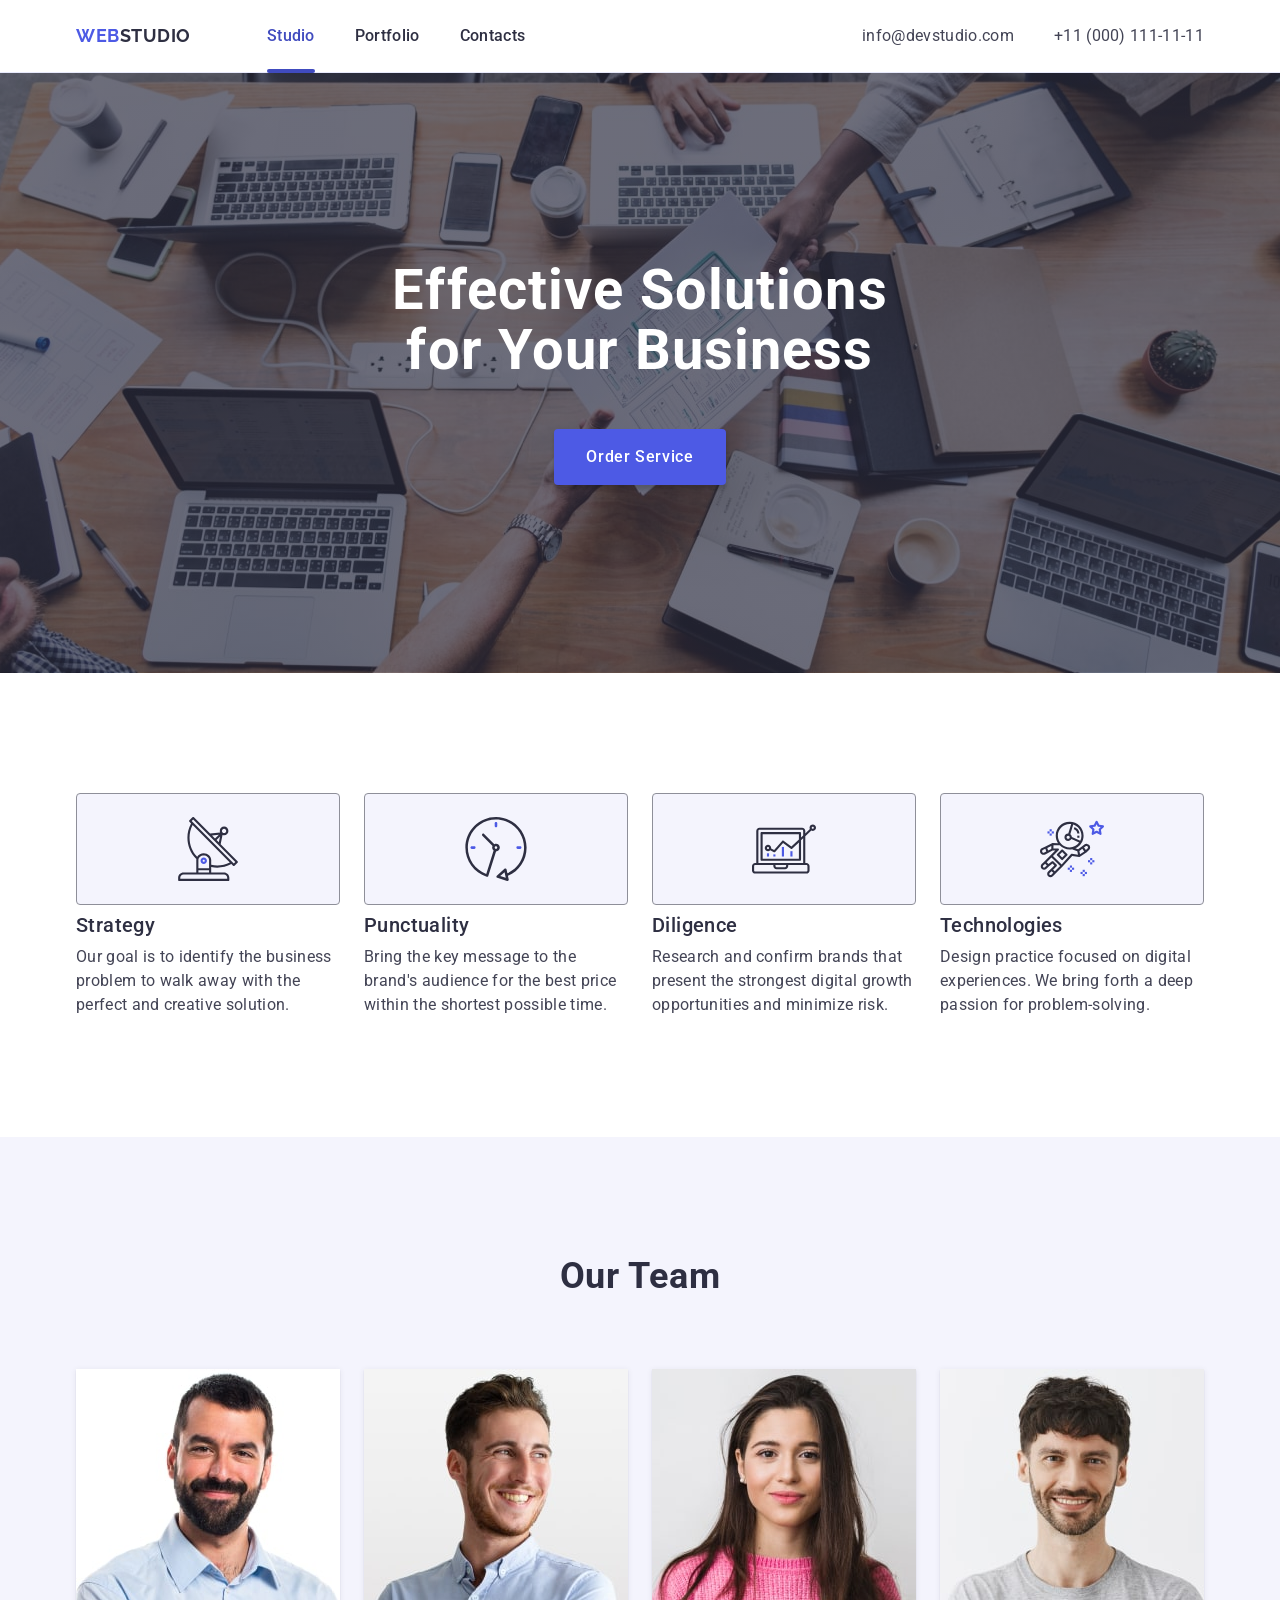
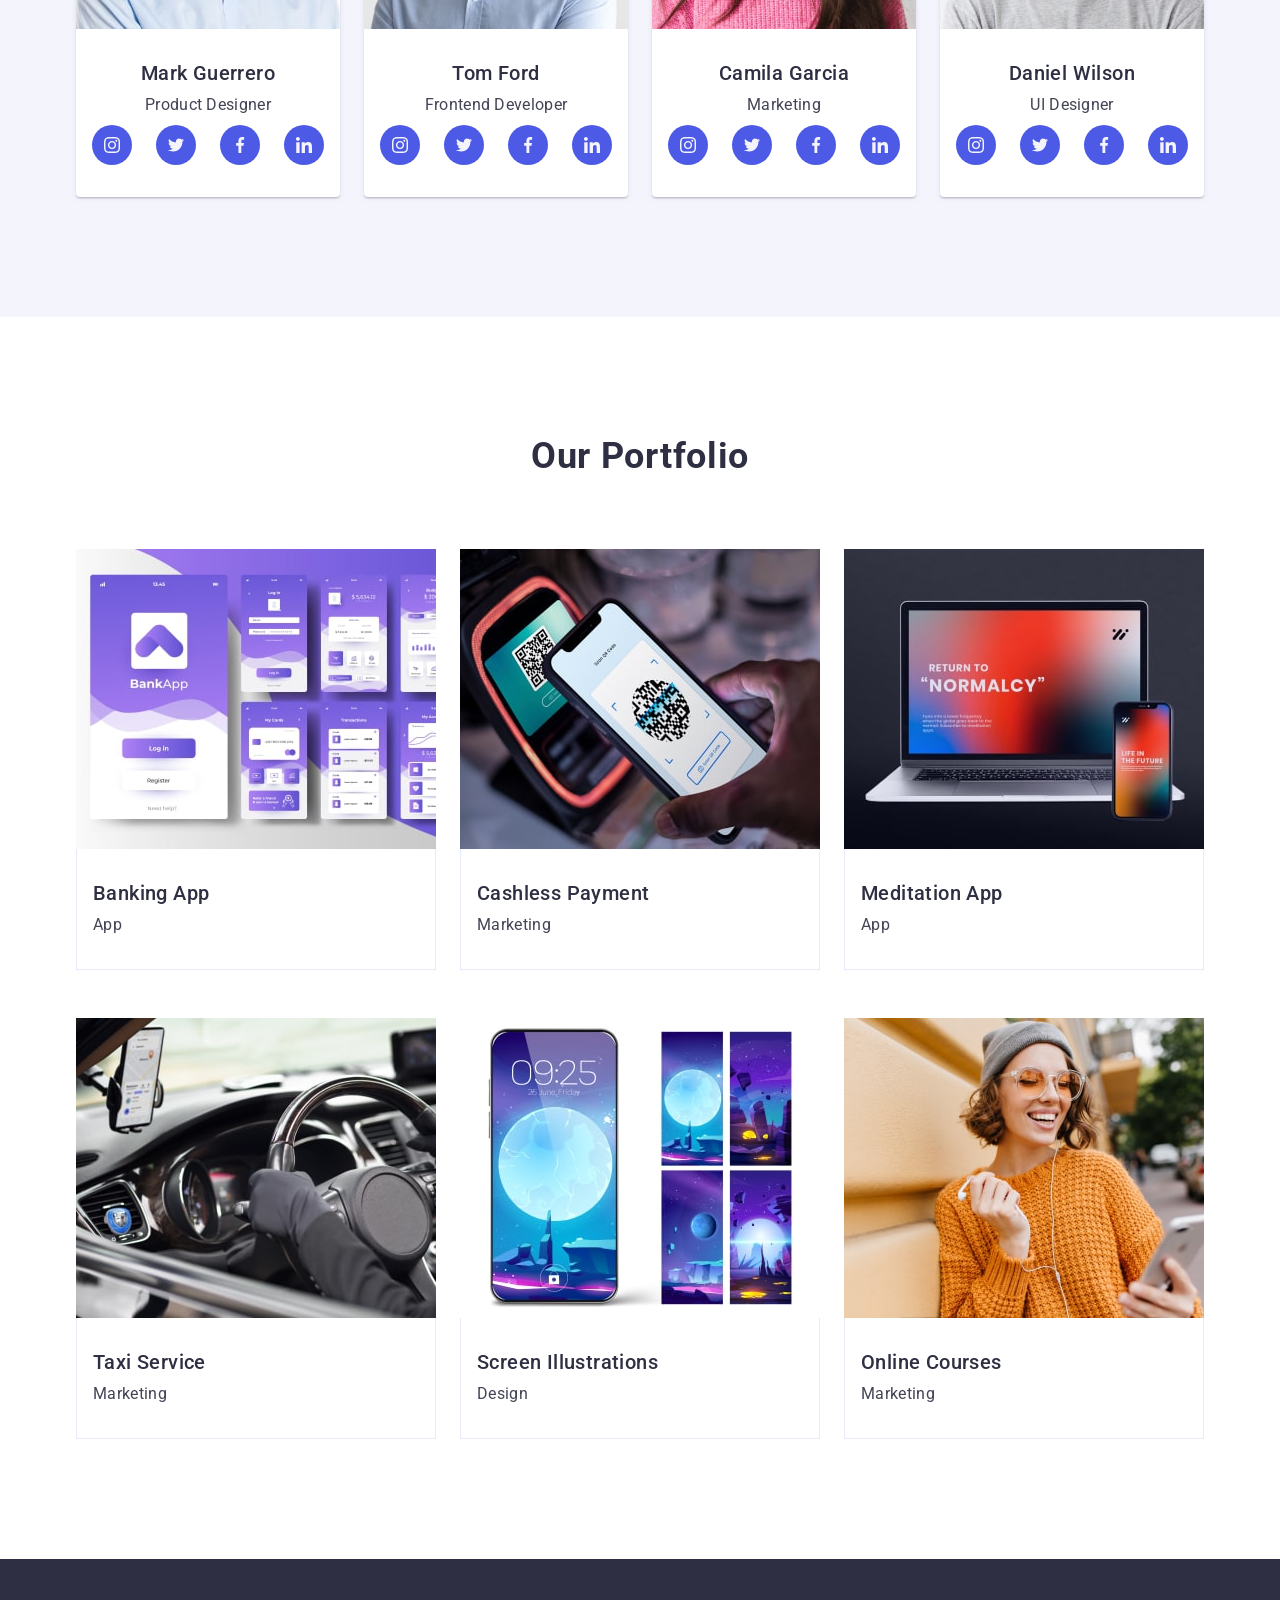
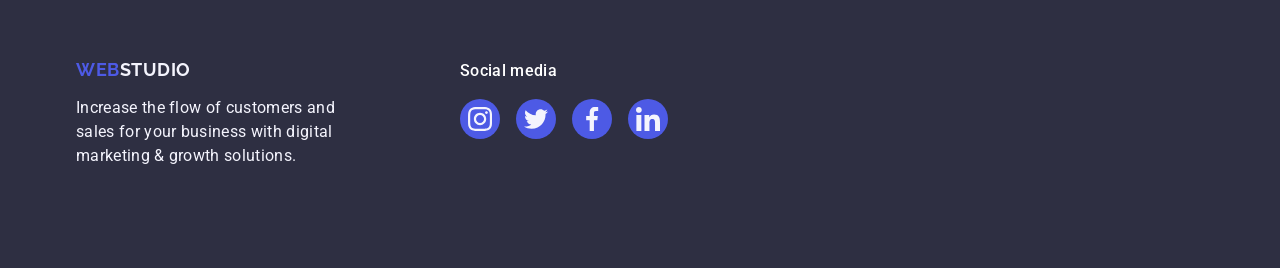
<file: index.html>
<!DOCTYPE html>
<html lang="en">
  <head>
    <meta charset="UTF-8" />
    <meta name="viewport" content="width=device-width, initial-scale=1.0" />
    <title>Web Studio</title>
    <link rel="preconnect" href="https://fonts.googleapis.com" />
    <link rel="preconnect" href="https://fonts.gstatic.com" crossorigin />
    <link
      href="https://fonts.googleapis.com/css2?family=Raleway:ital,wght@0,700;1,700&family=Roboto:wght@400;500;700&display=swap"
      rel="stylesheet"
    />
    <link
      rel="stylesheet"
      href="https://cdn.jsdelivr.net/npm/modern-normalize@2.0.0/modern-normalize.min.css"
    />
    <link
      rel="stylesheet"
      href="https://cdnjs.cloudflare.com/ajax/libs/modern-normalize/2.0.0/modern-normalize.min.css"
      integrity="sha512-4xo8blKMVCiXpTaLzQSLSw3KFOVPWhm/TRtuPVc4WG6kUgjH6J03IBuG7JZPkcWMxJ5huwaBpOpnwYElP/m6wg=="
      crossorigin="anonymous"
      referrerpolicy="no-referrer"
    />
    <link rel="stylesheet" href="./css/styles.css" />
  </head>
  <body>
    <header class="header">
      <div class="container header-container">
        <nav class="header-navigation">
          <a href="./index.html" class="header-logo">
            Web<span class="header-logo-italic">Studio</span>
          </a>
          <ul class="header-menu-list">
            <li class="header-menu-item">
              <a class="header-menu-link current" href="./index.html">Studio</a>
            </li>
            <li class="header-menu-item">
              <a class="header-menu-link" href="">Portfolio</a>
            </li>
            <li class="header-menu-item">
              <a class="header-menu-link" href="">Contacts</a>
            </li>
          </ul>
        </nav>
        <address class="heder-address">
          <ul class="header-address-list">
            <li class="header-address-item">
              <a class="header-address-link" href="mailto:info@devstudio.com"
                >info@devstudio.com
              </a>
            </li>
            <li class="header-address-item">
              <a class="header-address-link" href="tel:+110001111111"
                >+11 (000) 111-11-11</a
              >
            </li>
          </ul>
        </address>
      </div>
    </header>
    <main>
      <section class="hero">
        <div class="container hero-container">
          <h1 class="hero-title">Effective Solutions for Your Business</h1>
          <button type="button" class="hero-btn">Order Service</button>
        </div>
      </section>

      <section class="features">
        <div class="container features-container">
          <h2 class="visually-hidden">Features</h2>
          <ul class="features-list">
            <li class="features-item">
              <div class="features-icon">
                <svg class="icon-svg" width="64" height="64">
                  <use href="./images/icons.svg#icon-antenna"></use>
                </svg>
              </div>
              <h3 class="features-subtitle section-subtitle">Strategy</h3>
              <p class="features-text section-text">
                Our goal is to identify the business problem to walk away with
                the perfect and creative solution.
              </p>
            </li>
            <li class="features-item">
              <div class="features-icon">
                <svg class="icon-svg" width="64" height="64">
                  <use href="./images/icons.svg#icon-clock"></use>
                </svg>
              </div>
              <h3 class="features-subtitle section-subtitle">Punctuality</h3>
              <p class="features-text section-text">
                Bring the key message to the brand's audience for the best price
                within the shortest possible time.
              </p>
            </li>
            <li class="features-item">
              <div class="features-icon">
                <svg class="icon-svg" width="64" height="64">
                  <use href="./images/icons.svg#icon-diagram"></use>
                </svg>
              </div>
              <h3 class="features-subtitle section-subtitle">Diligence</h3>
              <p class="features-text section-text">
                Research and confirm brands that present the strongest digital
                growth opportunities and minimize risk.
              </p>
            </li>
            <li class="features-item">
              <div class="features-icon">
                <svg class="icon-svg" width="64" height="64">
                  <use href="./images/icons.svg#icon-astronaut"></use>
                </svg>
              </div>
              <h3 class="features-subtitle section-subtitle">Technologies</h3>
              <p class="features-text section-text">
                Design practice focused on digital experiences. We bring forth a
                deep passion for problem-solving.
              </p>
            </li>
          </ul>
        </div>
      </section>
      <section class="section-team">
        <div class="container team-container">
          <h2 class="team section-title">Our Team</h2>
          <ul class="team-list">
            <li class="team-item">
              <img
                src="./images/team/img-1.jpg"
                alt="mark guerrero"
                width="264"
                height="260"
                class="team-images"
              />
              <div class="container team-card">
                <h3 class="team-subtitle section-subtitle">Mark Guerrero</h3>
                <p class="team-text section-text">Product Designer</p>

                <ul class="icon-list">
                  <li class="icon-item">
                    <a href="" class="icon-link">
                      <svg class="soc-icon-svg" width="16" height="16">
                        <use href="./images/icons.svg#icon-instagram"></use>
                      </svg>
                    </a>
                  </li>
                  <li class="icon-item">
                    <a href="" class="icon-link">
                      <svg class="soc-icon-svg" width="16" height="16">
                        <use href="./images/icons.svg#icon-twitter"></use>
                      </svg>
                    </a>
                  </li>
                  <li class="icon-item">
                    <a href="" class="icon-link">
                      <svg class="soc-icon-svg" width="16" height="16">
                        <use href="./images/icons.svg#icon-facebook"></use>
                      </svg>
                    </a>
                  </li>
                  <li class="icon-item">
                    <a href="" class="icon-link">
                      <svg class="soc-icon-svg" width="16" height="16">
                        <use href="./images/icons.svg#icon-linkedin"></use>
                      </svg>
                    </a>
                  </li>
                </ul>
              </div>
            </li>
            <li class="team-item">
              <img
                src="./images/team/img-2.jpg"
                alt="tom ford"
                width="264"
                height="260"
                class="team-images"
              />
              <div class="container team-card">
                <h3 class="team-subtitle section-subtitle">Tom Ford</h3>
                <p class="team-text section-text">Frontend Developer</p>

                <ul class="icon-list">
                  <li class="icon-item">
                    <a href="" class="icon-link">
                      <svg class="soc-icon-svg" width="16" height="16">
                        <use href="./images/icons.svg#icon-instagram"></use>
                      </svg>
                    </a>
                  </li>
                  <li class="icon-item">
                    <a href="" class="icon-link">
                      <svg class="soc-icon-svg" width="16" height="16">
                        <use href="./images/icons.svg#icon-twitter"></use>
                      </svg>
                    </a>
                  </li>
                  <li class="icon-item">
                    <a href="" class="icon-link">
                      <svg class="soc-icon-svg" width="16" height="16">
                        <use href="./images/icons.svg#icon-facebook"></use>
                      </svg>
                    </a>
                  </li>
                  <li class="icon-item">
                    <a href="" class="icon-link">
                      <svg class="soc-icon-svg" width="16" height="16">
                        <use href="./images/icons.svg#icon-linkedin"></use>
                      </svg>
                    </a>
                  </li>
                </ul>
              </div>
            </li>
            <li class="team-item">
              <img
                src="./images/team/img-3.jpg"
                alt="camila garcia"
                width="264"
                height="260"
                class="team-images"
              />
              <div class="container team-card">
                <h3 class="team-subtitle section-subtitle">Camila Garcia</h3>
                <p class="team-text section-text">Marketing</p>

                <ul class="icon-list">
                  <li class="icon-item">
                    <a href="" class="icon-link">
                      <svg class="soc-icon-svg" width="16" height="16">
                        <use href="./images/icons.svg#icon-instagram"></use>
                      </svg>
                    </a>
                  </li>
                  <li class="icon-item">
                    <a href="" class="icon-link">
                      <svg class="soc-icon-svg" width="16" height="16">
                        <use href="./images/icons.svg#icon-twitter"></use>
                      </svg>
                    </a>
                  </li>
                  <li class="icon-item">
                    <a href="" class="icon-link">
                      <svg class="soc-icon-svg" width="16" height="16">
                        <use href="./images/icons.svg#icon-facebook"></use>
                      </svg>
                    </a>
                  </li>
                  <li class="icon-item">
                    <a href="" class="icon-link">
                      <svg class="soc-icon-svg" width="16" height="16">
                        <use href="./images/icons.svg#icon-linkedin"></use>
                      </svg>
                    </a>
                  </li>
                </ul>
              </div>
            </li>
            <li class="team-item">
              <img
                src="./images/team/img-4.jpg"
                alt="daniel wilson"
                width="264"
                height="260"
                class="team-images"
              />
              <div class="container team-card">
                <h3 class="team-subtitle section-subtitle">Daniel Wilson</h3>
                <p class="team-text section-text">UI Designer</p>

                <ul class="icon-list">
                  <li class="icon-item">
                    <a href="" class="icon-link">
                      <svg class="soc-icon-svg" width="16" height="16">
                        <use href="./images/icons.svg#icon-instagram"></use>
                      </svg>
                    </a>
                  </li>
                  <li class="icon-item">
                    <a href="" class="icon-link">
                      <svg class="soc-icon-svg" width="16" height="16">
                        <use href="./images/icons.svg#icon-twitter"></use>
                      </svg>
                    </a>
                  </li>
                  <li class="icon-item">
                    <a href="" class="icon-link">
                      <svg class="soc-icon-svg" width="16" height="16">
                        <use href="./images/icons.svg#icon-facebook"></use>
                      </svg>
                    </a>
                  </li>
                  <li class="icon-item">
                    <a href="" class="icon-link">
                      <svg class="soc-icon-svg" width="16" height="16">
                        <use href="./images/icons.svg#icon-linkedin"></use>
                      </svg>
                    </a>
                  </li>
                </ul>
              </div>
            </li>
          </ul>
        </div>
      </section>
      <section class="section-portfolio">
        <div class="container portfolio-container">
          <h2 class="portfolio-title section-title">Our Portfolio</h2>
          <ul class="portfolio-list">
            <li class="portfolio-item">
              <div class="portfolio-item-wrap">
                <img
                  src="./images/team/portfolio/portfolio-1.jpg"
                  alt="Banking App"
                  width="360"
                  height="300"
                  class="portfolio-images"
                />
                <p class="portfolio-item-text">
                  14 Stylish and User-Friendly App Design Concepts · Task
                  Manager App · Calorie Tracker App · Exotic Fruit Ecommerce App
                  · Cloud Storage App
                </p>
              </div>
              <div class="portfolio-box">
                <h3 class="portfolio-subtitle section-subtitle">Banking App</h3>
                <p class="portfolio-text section-text">App</p>
              </div>
            </li>
            <li class="portfolio-item">
              <div class="portfolio-item-wrap">
                <img
                  src="./images/team/portfolio/portfolio-2.jpg"
                  alt="Cashless Payment"
                  width="360"
                  height="300"
                  class="portfolio-images"
                />
                <p class="portfolio-item-text">
                  14 Stylish and User-Friendly App Design Concepts · Task
                  Manager App · Calorie Tracker App · Exotic Fruit Ecommerce App
                  · Cloud Storage App
                </p>
              </div>
              <div class="portfolio-box">
                <h3 class="portfolio-subtitle section-subtitle">
                  Cashless Payment
                </h3>
                <p class="portfolio-text section-text">Marketing</p>
              </div>
            </li>
            <li class="portfolio-item">
              <div class="portfolio-item-wrap">
                <img
                  src="./images/team/portfolio/portfolio-3.jpg"
                  alt="Meditation App"
                  width="360"
                  height="300"
                  class="portfolio-images"
                />
                <p class="portfolio-item-text">
                  14 Stylish and User-Friendly App Design Concepts · Task
                  Manager App · Calorie Tracker App · Exotic Fruit Ecommerce App
                  · Cloud Storage App
                </p>
              </div>
              <div class="portfolio-box">
                <h3 class="portfolio-subtitle section-subtitle">
                  Meditation App
                </h3>
                <p class="portfolio-text section-text">App</p>
              </div>
            </li>
            <li class="portfolio-item">
              <div class="portfolio-item-wrap">
                <img
                  src="./images/team/portfolio/portfolio-4.jpg"
                  alt="Taxi Service"
                  width="360"
                  height="300"
                  class="portfolio-images"
                />
                <p class="portfolio-item-text">
                  14 Stylish and User-Friendly App Design Concepts · Task
                  Manager App · Calorie Tracker App · Exotic Fruit Ecommerce App
                  · Cloud Storage App
                </p>
              </div>
              <div class="portfolio-box">
                <h3 class="portfolio-subtitle section-subtitle">
                  Taxi Service
                </h3>
                <p class="portfolio-text section-text">Marketing</p>
              </div>
            </li>
            <li class="portfolio-item">
              <div class="portfolio-item-wrap">
                <img
                  src="./images/team/portfolio/portfolio-5.jpg"
                  alt="Screen Illustrations"
                  width="360"
                  height="300"
                  class="portfolio-images"
                />
                <p class="portfolio-item-text">
                  14 Stylish and User-Friendly App Design Concepts · Task
                  Manager App · Calorie Tracker App · Exotic Fruit Ecommerce App
                  · Cloud Storage App
                </p>
              </div>
              <div class="portfolio-box">
                <h3 class="portfolio-subtitle section-subtitle">
                  Screen Illustrations
                </h3>
                <p class="portfolio-text section-text">Design</p>
              </div>
            </li>
            <li class="portfolio-item">
              <div class="portfolio-item-wrap">
                <img
                  src="./images/team/portfolio/portfolio-6.jpg"
                  alt="Online Courses"
                  width="360"
                  height="300"
                  class="portfolio-images"
                />
                <p class="portfolio-item-text">
                  14 Stylish and User-Friendly App Design Concepts · Task
                  Manager App · Calorie Tracker App · Exotic Fruit Ecommerce App
                  · Cloud Storage App
                </p>
              </div>
              <div class="portfolio-box">
                <h3 class="portfolio-subtitle section-subtitle">
                  Online Courses
                </h3>
                <p class="portfolio-text section-text">Marketing</p>
              </div>
            </li>
          </ul>
        </div>
      </section>
    </main>

    <footer class="footer">
      <div class="container footer-container">
        <div class="container-footer-logo">
          <a class="footer-logo" href="./index.html">
            Web<span class="footer-logo-italic">Studio</span>
          </a>
          <p class="footer-text section-text">
            Increase the flow of customers and sales for your business with
            digital marketing & growth solutions.
          </p>
        </div>
        <div class="footer-soc">
          <p class="footer-soc-text">Social media</p>
          <ul class="icon-list-footer">
            <li class="icon-item-footer">
              <a href="" class="icon-link-footer">
                <svg class="soc-icon-footer" width="24" height="24">
                  <use href="./images/icons.svg#icon-instagram"></use>
                </svg>
              </a>
            </li>

            <li class="icon-item-footer">
              <a href="" class="icon-link-footer">
                <svg class="soc-icon-footer" width="24" height="24">
                  <use href="./images/icons.svg#icon-twitter"></use>
                </svg>
              </a>
            </li>
            <li class="icon-item-footer">
              <a href="" class="icon-link-footer">
                <svg class="soc-icon-footer" width="24" height="24">
                  <use href="./images/icons.svg#icon-facebook"></use>
                </svg>
              </a>
            </li>
            <li class="icon-item-footer">
              <a href="" class="icon-link-footer">
                <svg class="soc-icon-footer" width="24" height="24">
                  <use href="./images/icons.svg#icon-linkedin"></use>
                </svg>
              </a>
            </li>
          </ul>
        </div>
      </div>
    </footer>
  </body>
</html>
</file>
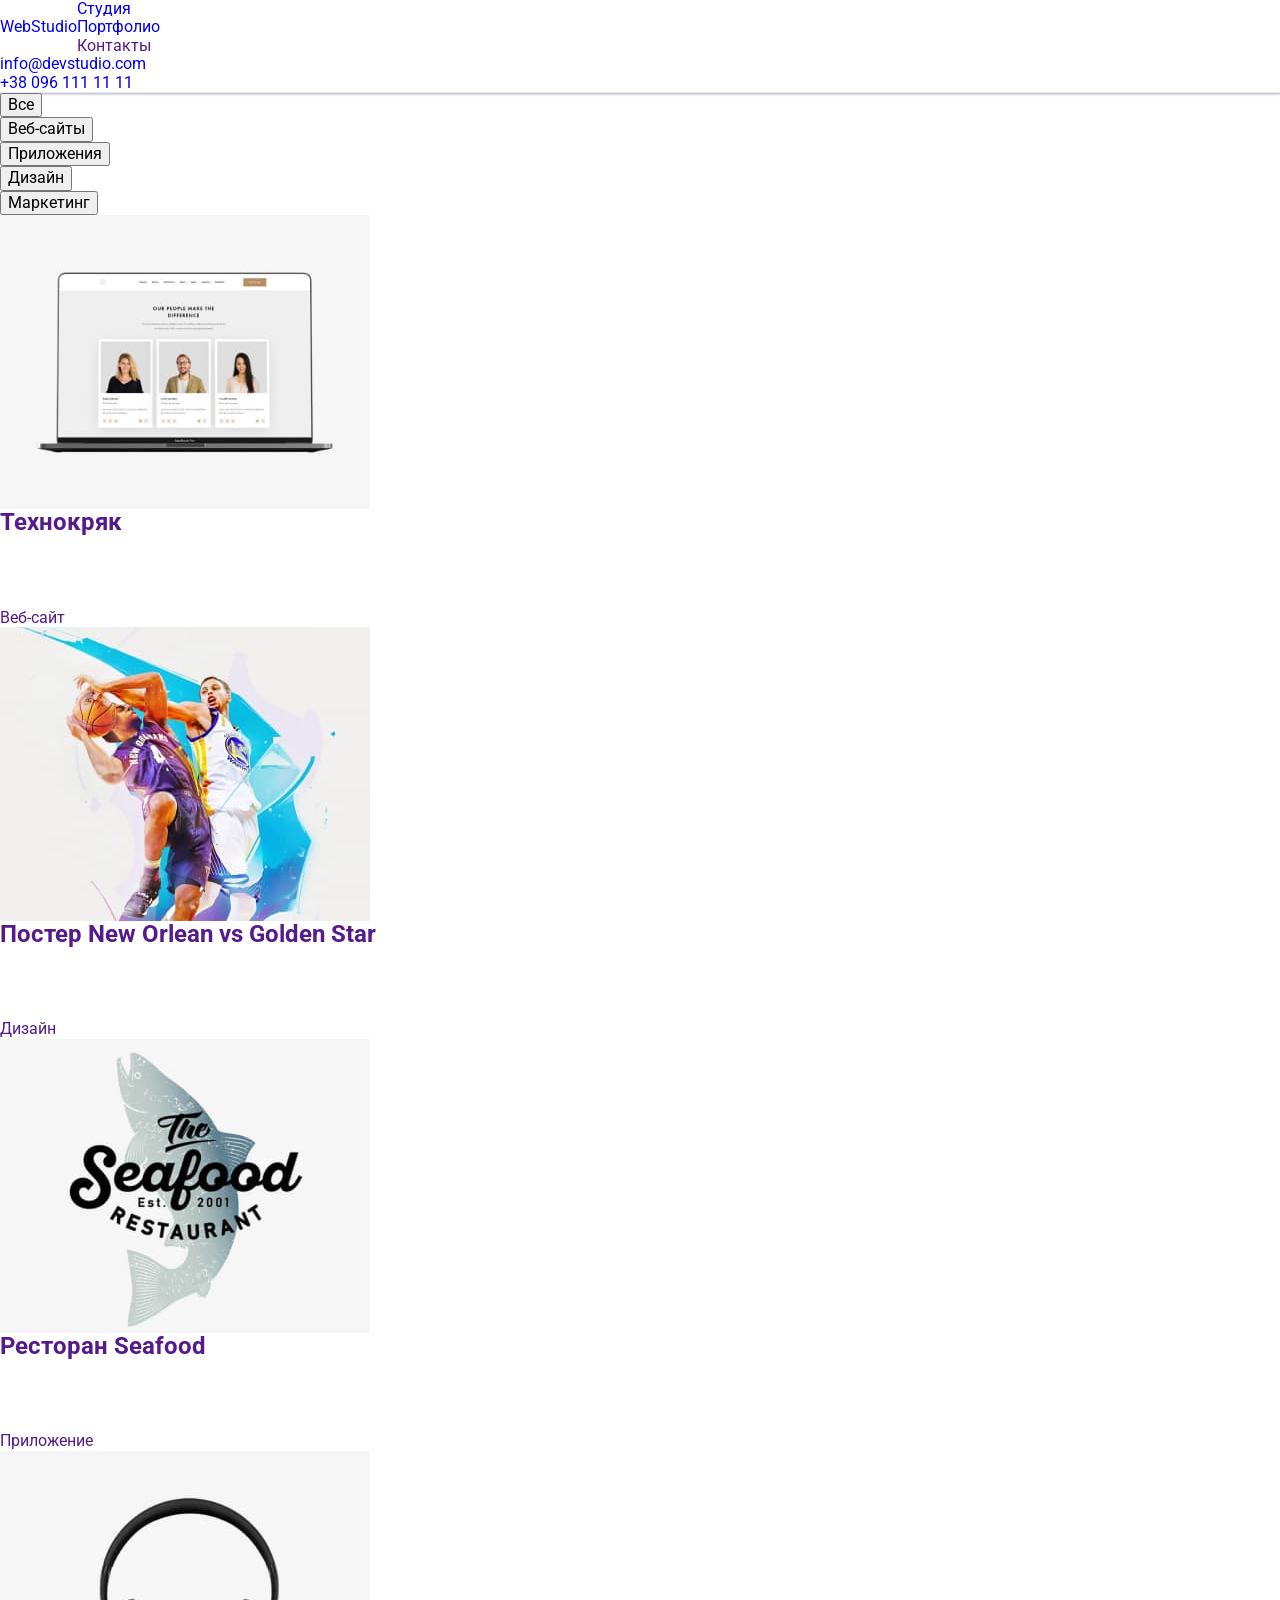
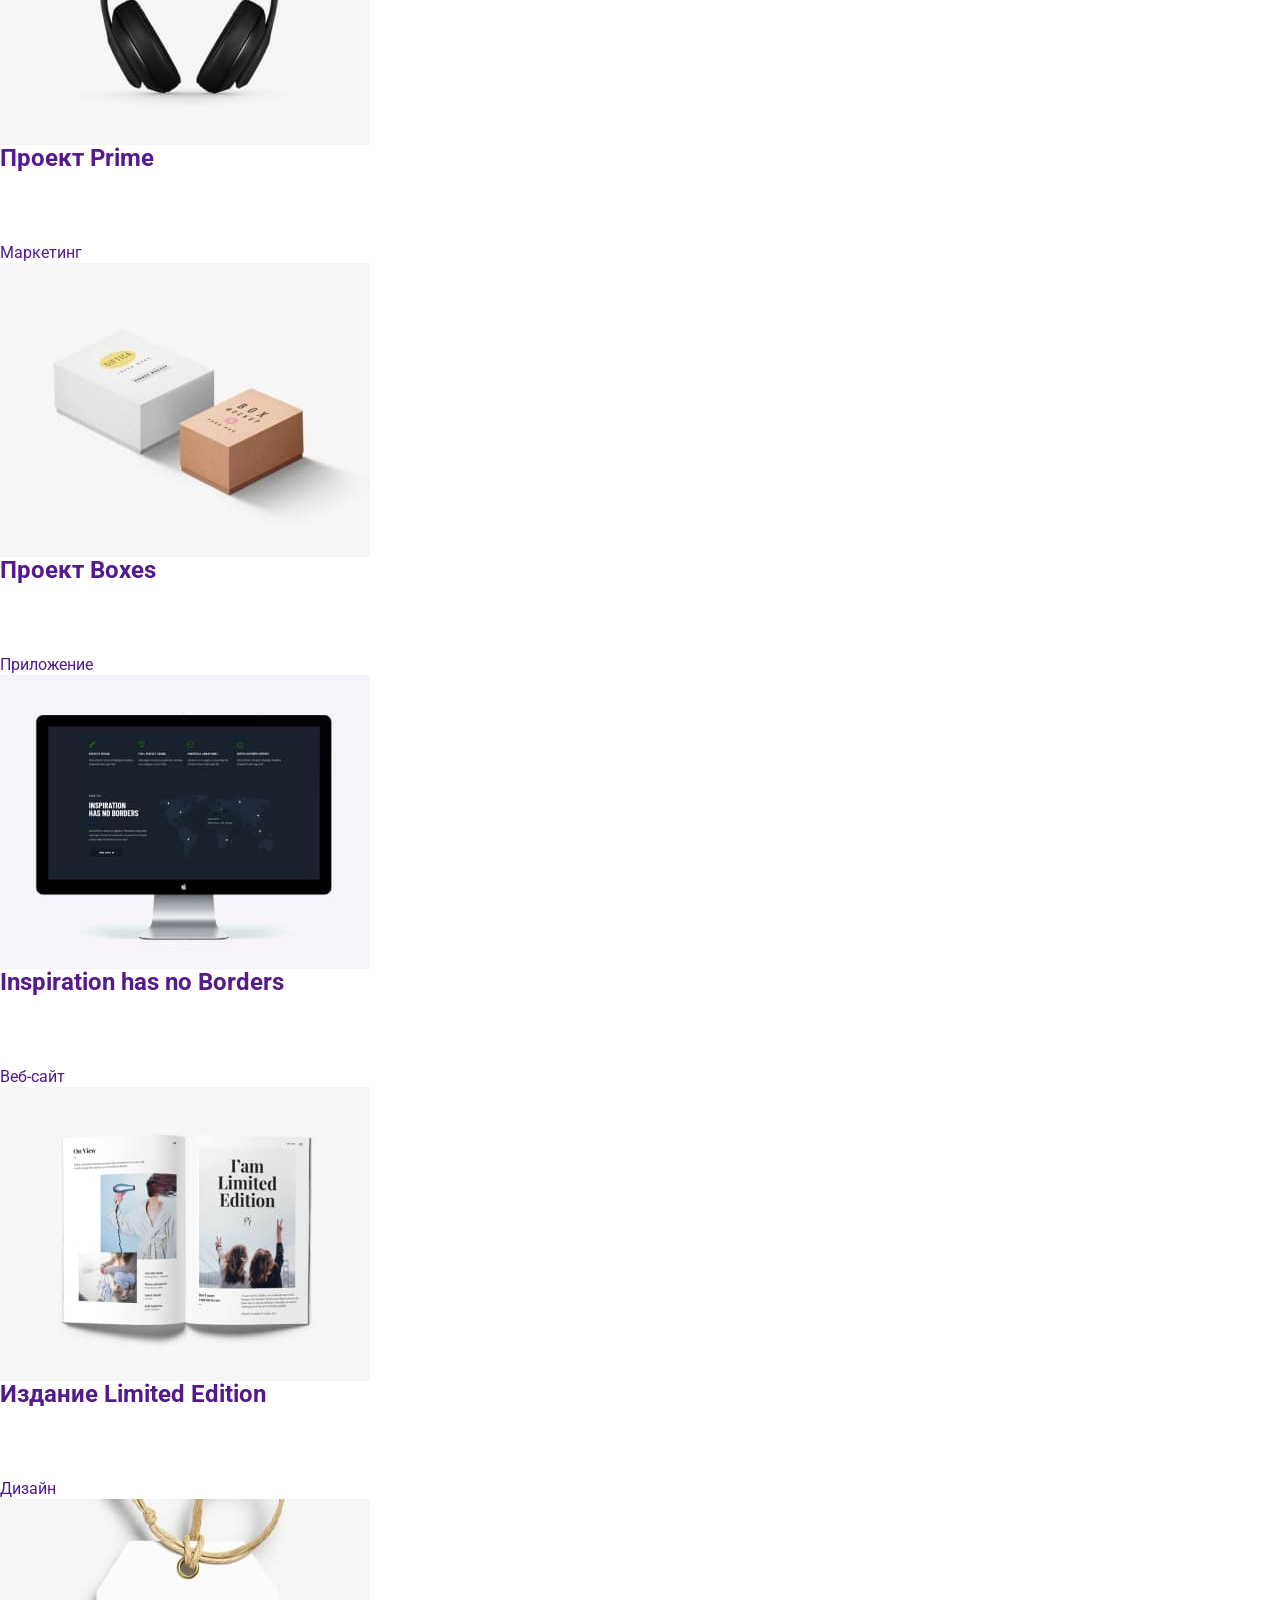
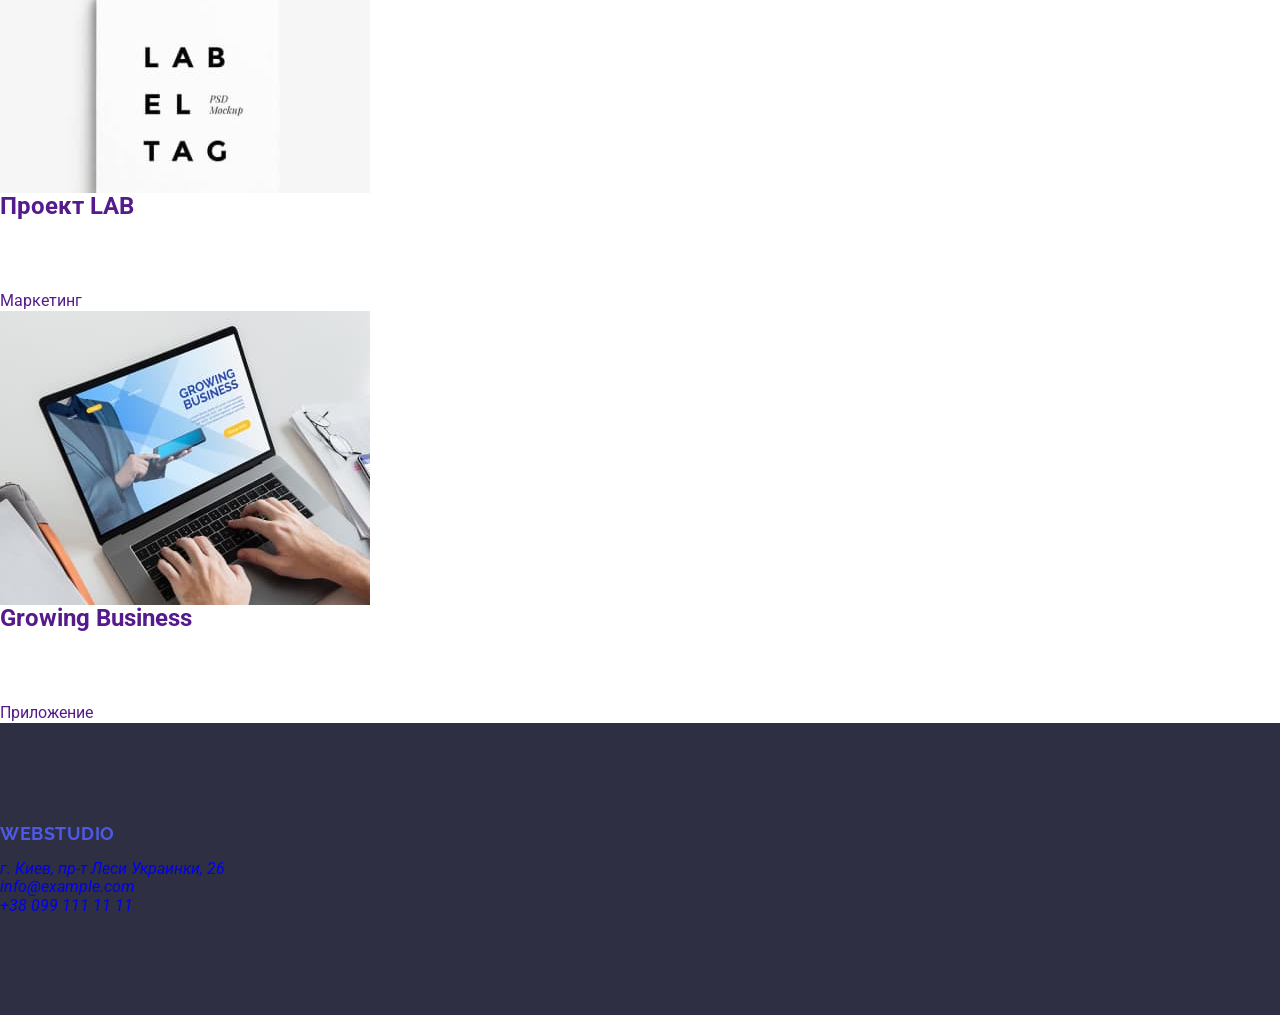
<file: portfolio.html>
<!DOCTYPE html>
<html lang="ru">
  <head>
    <meta charset="UTF-8" />
    <meta http-equiv="X-UA-Compatible" content="IE=edge" />
    <meta name="viewport" content="width=device-width, initial-scale=1.0" />
    <link rel="preconnect" href="https://fonts.googleapis.com" />
    <link rel="preconnect" href="https://fonts.gstatic.com" crossorigin />
    <link
      href="https://fonts.googleapis.com/css2?family=Raleway:wght@700&family=Roboto:wght@400;500;700;900&display=swap"
      rel="stylesheet"
    />
    <link
      rel="stylesheet"
      href="https://cdnjs.cloudflare.com/ajax/libs/modern-normalize/1.1.0/modern-normalize.min.css"
      integrity="sha512-wpPYUAdjBVSE4KJnH1VR1HeZfpl1ub8YT/NKx4PuQ5NmX2tKuGu6U/JRp5y+Y8XG2tV+wKQpNHVUX03MfMFn9Q=="
      crossorigin="anonymous"
      referrerpolicy="no-referrer"
    />
    <title>Web Studio</title>
    <link
      rel="stylesheet"
      href="./css/styles.css
    "
    />
  </head>
  <body>
    <header class="header">
      <div class="conteiner main-nav">
        <nav class="header-navigation">
          <a href="./index.html" class="logo logo-header link"
            >Web<span class="studio">Studio </span></a
          >
          <ul class="header-list list">
            <li class="header-item">
              <a href="./index.html" class="header-link link">Студия</a>
            </li>
            <li class="header-item">
              <a href="./portfolio.html" class="header-link link current"
                >Портфолио</a
              >
            </li>
            <li class="header-item">
              <a href="" class="header-link link">Контакты</a>
            </li>
          </ul>
        </nav>
        <ul class="header-contact list">
          <li class="header-contact-item">
            <a href="mailto:info@devstudio.com" class="header-contact-link link"
              >info@devstudio.com</a
            >
          </li>
          <li class="header-contact-item">
            <a href="tel:+380961111111" class="header-contact-link link"
              >+38 096 111 11 11</a
            >
          </li>
        </ul>
      </div>
    </header>

    <main>
      <!-- Портфоліо -->
      <section class="section">
        <div class="conteiner">
          <h1 class="visually-hidden">Портфоліо</h1>
          <ul class="portfollio-list list">
            <li class="portfolio-item">
              <button class="btn" type="button">Все</button>
            </li>
            <li class="portfolio-item">
              <button class="btn" type="button">Веб-сайты</button>
            </li>
            <li class="portfolio-item">
              <button class="btn" type="button">Приложения</button>
            </li>
            <li class="portfolio-item">
              <button class="btn" type="button">Дизайн</button>
            </li>
            <li class="portfolio-item">
              <button class="btn" type="button">Маркетинг</button>
            </li>
          </ul>
          <ul class="portfolio-picture list">
            <li class="portfolio-picture-item">
              <a class="portfolio-link link" href="">
                <img
                  class="portfolio-picture"
                  src="./portfolio/img1.jpg"
                  alt=""
                />
                <div class="portfolio-conect">
                  <h2 class="portfolio-title">Технокряк</h2>
                  <p class="portfolio-text">Веб-сайт</p>
                </div>
              </a>
            </li>

            <li class="portfolio-picture-item">
              <a class="portfolio-link link" href="">
                <img
                  class="portfolio-picture"
                  src="./portfolio/img2.jpg"
                  alt=""
                />
                <div class="portfolio-conect">
                  <h2 class="portfolio-title">
                    Постер New Orlean vs Golden Star
                  </h2>
                  <p class="portfolio-text">Дизайн</p>
                </div>
              </a>
            </li>

            <li class="portfolio-picture-item">
              <a class="portfolio-link link" href="">
                <img
                  class="portfolio-picture"
                  src="./portfolio/img3.jpg"
                  alt=""
                />
                <div class="portfolio-conect">
                  <h2 class="portfolio-title">Ресторан Seafood</h2>
                  <p class="portfolio-text">Приложение</p>
                </div>
              </a>
            </li>

            <li class="portfolio-picture-item">
              <a class="portfolio-link link" href="">
                <img
                  class="portfolio-picture"
                  src="./portfolio/img4.jpg"
                  alt=""
                />
                <div class="portfolio-conect">
                  <h2 class="portfolio-title">Проект Prime</h2>
                  <p class="portfolio-text">Маркетинг</p>
                </div>
              </a>
            </li>
            <li class="portfolio-picture-item">
              <a class="portfolio-link link" href="">
                <img
                  class="portfolio-picture"
                  src="./portfolio/img5.jpg"
                  alt=""
                />
                <div class="portfolio-conect">
                  <h2 class="portfolio-title">Проект Boxes</h2>
                  <p class="portfolio-text">Приложение</p>
                </div>
              </a>
            </li>

            <li class="portfolio-picture-item">
              <a class="portfolio-link link" href="">
                <img
                  class="portfolio-picture"
                  src="./portfolio/img6.jpg"
                  alt=""
                />
                <div class="portfolio-conect">
                  <h2 class="portfolio-title">Inspiration has no Borders</h2>
                  <p class="portfolio-text">Веб-сайт</p>
                </div>
              </a>
            </li>

            <li class="portfolio-picture-item">
              <a class="portfolio-link link" href="">
                <img
                  class="portfolio-picture"
                  src="./portfolio/img7.jpg"
                  alt=""
                />
                <div class="portfolio-conect box">
                  <h2 class="portfolio-title">Издание Limited Edition</h2>
                  <p class="portfolio-text">Дизайн</p>
                </div>
              </a>
            </li>

            <li class="portfolio-picture-item">
              <a class="portfolio-link link" href="">
                <img
                  class="portfolio-picture"
                  src="./portfolio/img8.jpg"
                  alt=""
                />
                <div class="portfolio-conect box">
                  <h2 class="portfolio-title">Проект LAB</h2>
                  <p class="portfolio-text">Маркетинг</p>
                </div>
              </a>
            </li>

            <li class="portfolio-picture-item">
              <a class="portfolio-link link" href="">
                <img
                  class="portfolio-picture"
                  src="./portfolio/img9.jpg"
                  alt=""
                />
                <div class="portfolio-conect box">
                  <h2 class="portfolio-title">Growing Business</h2>
                  <p class="portfolio-text">Приложение</p>
                </div>
              </a>
            </li>
          </ul>
        </div>
      </section>
    </main>
    <footer class="footer">
      <div class="conteiner">
        <a href="" class="logo link footer-logo"
          >Web<span class="studio-footer">Studio </span>
        </a>
        <address class="footer-address">
          <ul class="footer-address list">
            <li class="footer-address-item link">
              <a
                class="footer-link link address-link"
                href="https://goo.gl/maps/RfcwsnExLFUihrQw7"
                target="_blank"
                rel=" noopener noindex nofollow"
                >г. Киев, пр-т Леси Украинки, 26</a
              >
            </li>
            <li class="footer-address-item">
              <a
                class="footer-link link contact-link"
                href="mailto:info@example.com"
                >info@example.com</a
              >
            </li>
            <li class="footer-address-item">
              <a class="footer-link link contact-link" href="tel:+380991111111"
                >+38 099 111 11 11</a
              >
            </li>
          </ul>
        </address>
      </div>
    </footer>
  </body>
</html>
</file>
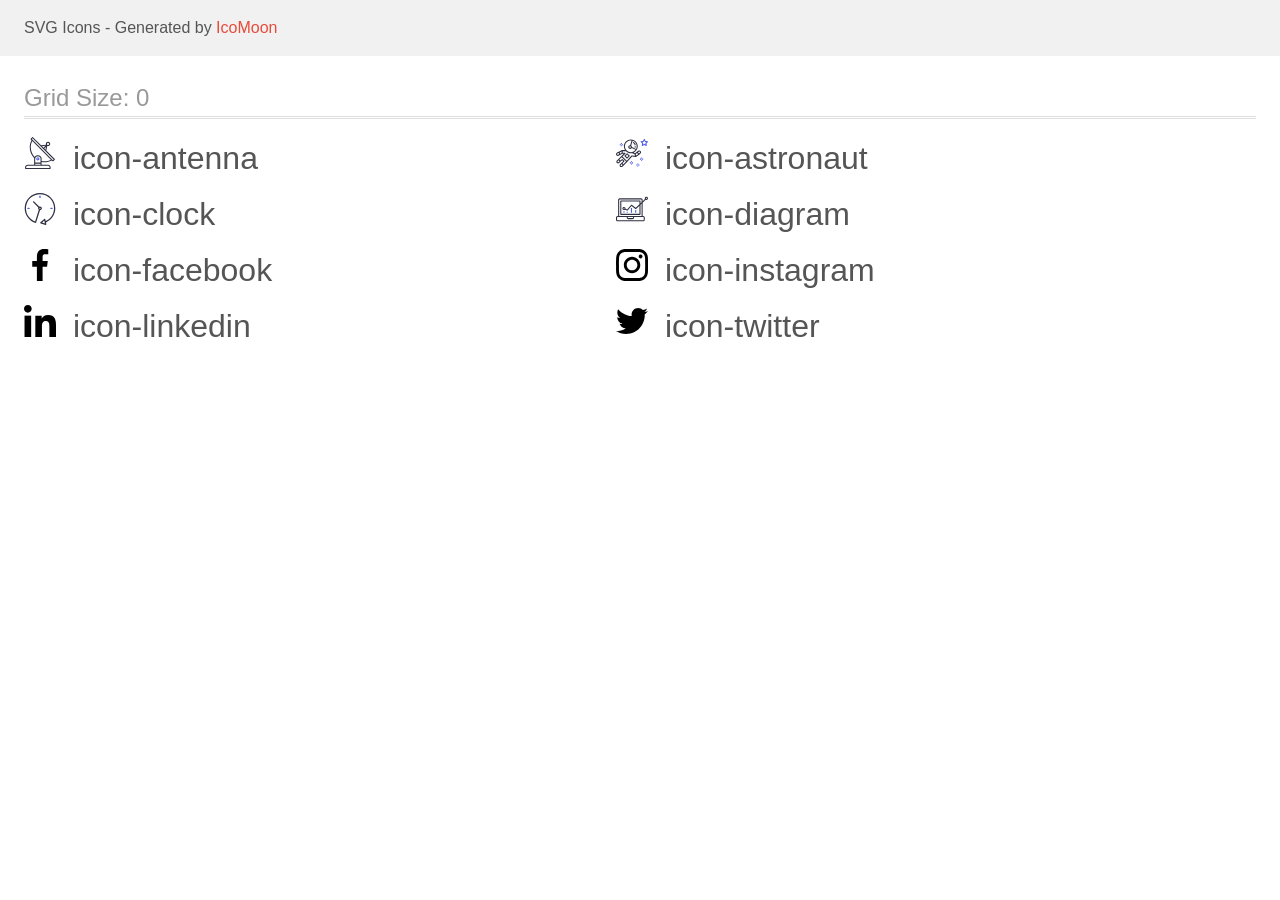
<file: images/icomoon/demo.html>
<!doctype html>
<html>
<head>
    <title>IcoMoon - SVG Icons</title>
    <meta charset="utf-8">
    <meta name="viewport" content="width=device-width, initial-scale=1">
    <link rel="stylesheet" href="demo-files/demo.css">
    <link rel="stylesheet" href="style.css">
</head>
<body>
<svg aria-hidden="true" style="position: absolute; width: 0; height: 0; overflow: hidden;" version="1.1" xmlns="http://www.w3.org/2000/svg" xmlns:xlink="http://www.w3.org/1999/xlink">
<defs>
<symbol id="icon-antenna" viewBox="0 0 32 32">
<path fill="#2e2f42" style="fill: var(--color1, #2e2f42)" d="M30.773 22.098l-8.443-8.505 0.937-4.615c0.242 0.094 0.499 0.144 0.758 0.146h0.006c1.192 0.014 2.17-0.941 2.184-2.133s-0.941-2.17-2.133-2.184c-1.192-0.014-2.17 0.941-2.184 2.133-0.003 0.255 0.039 0.509 0.125 0.749l-4.96 0.605-8.091-8.133c-0.099-0.101-0.235-0.159-0.377-0.16-0.14 0.001-0.274 0.056-0.373 0.155l-1.513 1.504c-0.208 0.208-0.208 0.546 0 0.754l0.814 0.826c-3.153 5.798-2.129 12.978 2.519 17.663 0.043 0.041 0.092 0.074 0.146 0.098-0.034 0.18-0.051 0.364-0.052 0.547v6.187h-6.4c-1.472 0.002-2.665 1.195-2.667 2.667v1.067c0 0.295 0.239 0.533 0.533 0.533h24.533c0.295 0 0.533-0.239 0.533-0.533v-1.067c-0.002-1.472-1.195-2.665-2.667-2.667h-6.4v-2.742c1.003 0.21 2.024 0.317 3.049 0.32 2.458-0.003 4.877-0.615 7.040-1.783l0.818 0.823c0.099 0.101 0.235 0.159 0.377 0.16 0.14-0.001 0.274-0.056 0.373-0.155l1.513-1.504c0.208-0.208 0.208-0.546 0-0.754zM23.28 6.233c0.418-0.415 1.093-0.414 1.509 0.004s0.414 1.093-0.004 1.508c-0.2 0.199-0.47 0.31-0.752 0.31h-0.003c-0.589-0.003-1.064-0.483-1.061-1.072 0.002-0.282 0.115-0.552 0.314-0.751h-0.002zM22.024 9.738l-0.598 2.946-1.175-1.182 1.774-1.763zM21.419 8.836l-1.92 1.909-1.485-1.493 3.405-0.415zM24.004 28.8c0.884 0 1.6 0.716 1.6 1.6v0.533h-23.467v-0.533c0-0.884 0.716-1.6 1.6-1.6h20.267zM16.537 26.667v1.067h-5.333v-1.067h5.333zM11.204 25.6v-4.053c0-1.294 1.196-2.347 2.667-2.347s2.667 1.053 2.667 2.347v4.053h-5.333zM17.604 23.904v-2.357c0-1.882-1.675-3.413-3.733-3.413-1.331-0.020-2.576 0.657-3.281 1.786-4.058-4.274-4.971-10.645-2.279-15.887l18.602 18.708c-2.872 1.461-6.165 1.873-9.309 1.163zM28.893 23.22l-21.057-21.181 0.755-0.752 7.935 7.98c0.004 0 0.006 0.007 0.010 0.010l13.115 13.191-0.757 0.752z"></path>
<path fill="#4d5ae5" style="fill: var(--color2, #4d5ae5)" d="M13.876 20.267h-0.005c-0.884-0.001-1.601 0.714-1.602 1.598s0.714 1.601 1.598 1.602h0.005c0.884 0.001 1.601-0.714 1.602-1.598s-0.714-1.601-1.598-1.602zM14.249 22.245c-0.1 0.1-0.236 0.156-0.378 0.155-0.295-0.002-0.532-0.242-0.531-0.536 0.001-0.141 0.057-0.276 0.157-0.375s0.233-0.154 0.373-0.155c0.295 0.002 0.532 0.242 0.531 0.536-0.001 0.141-0.057 0.276-0.157 0.375h0.005z"></path>
</symbol>
<symbol id="icon-astronaut" viewBox="0 0 32 32">
<path fill="#4d5ae5" style="fill: var(--color2, #4d5ae5)" d="M31.974 4.524c-0.063-0.193-0.229-0.333-0.43-0.363l-1.91-0.278-0.855-1.731c-0.179-0.365-0.777-0.365-0.956 0l-0.855 1.731-1.91 0.278c-0.201 0.029-0.367 0.17-0.431 0.363-0.062 0.193-0.011 0.405 0.135 0.547l1.383 1.348-0.326 1.903c-0.034 0.2 0.048 0.402 0.212 0.522 0.166 0.121 0.382 0.135 0.562 0.040l1.709-0.899 1.709 0.899c0.078 0.041 0.164 0.061 0.249 0.061 0.11 0 0.221-0.034 0.314-0.102 0.164-0.119 0.246-0.322 0.212-0.522l-0.326-1.903 1.383-1.348c0.145-0.142 0.197-0.354 0.135-0.547zM29.511 5.851c-0.125 0.122-0.183 0.299-0.153 0.472l0.191 1.114-1-0.526c-0.078-0.041-0.163-0.061-0.249-0.061s-0.17 0.020-0.249 0.061l-1.001 0.526 0.191-1.114c0.030-0.173-0.028-0.349-0.153-0.472l-0.81-0.789 1.119-0.163c0.174-0.025 0.324-0.134 0.402-0.292l0.5-1.013 0.5 1.013c0.078 0.157 0.228 0.267 0.402 0.292l1.119 0.163-0.809 0.789z"></path>
<path fill="#4d5ae5" style="fill: var(--color2, #4d5ae5)" d="M26.133 20.522h-1.067v1.067h1.067v-1.067z"></path>
<path fill="#4d5ae5" style="fill: var(--color2, #4d5ae5)" d="M26.133 22.656h-1.067v1.067h1.067v-1.067z"></path>
<path fill="#4d5ae5" style="fill: var(--color2, #4d5ae5)" d="M27.2 21.589h-1.067v1.067h1.067v-1.067z"></path>
<path fill="#4d5ae5" style="fill: var(--color2, #4d5ae5)" d="M25.067 21.589h-1.067v1.067h1.067v-1.067z"></path>
<path fill="#4d5ae5" style="fill: var(--color2, #4d5ae5)" d="M22.4 26.389h-1.067v1.067h1.067v-1.067z"></path>
<path fill="#4d5ae5" style="fill: var(--color2, #4d5ae5)" d="M22.4 28.522h-1.067v1.067h1.067v-1.067z"></path>
<path fill="#4d5ae5" style="fill: var(--color2, #4d5ae5)" d="M23.467 27.456h-1.067v1.067h1.067v-1.067z"></path>
<path fill="#4d5ae5" style="fill: var(--color2, #4d5ae5)" d="M21.333 27.456h-1.067v1.067h1.067v-1.067z"></path>
<path fill="#4d5ae5" style="fill: var(--color2, #4d5ae5)" d="M16 24.256h-1.067v1.067h1.067v-1.067z"></path>
<path fill="#4d5ae5" style="fill: var(--color2, #4d5ae5)" d="M16 26.389h-1.067v1.067h1.067v-1.067z"></path>
<path fill="#4d5ae5" style="fill: var(--color2, #4d5ae5)" d="M17.067 25.322h-1.067v1.067h1.067v-1.067z"></path>
<path fill="#4d5ae5" style="fill: var(--color2, #4d5ae5)" d="M14.933 25.322h-1.067v1.067h1.067v-1.067z"></path>
<path fill="#4d5ae5" style="fill: var(--color2, #4d5ae5)" d="M5.867 6.122h-1.067v1.067h1.067v-1.067z"></path>
<path fill="#4d5ae5" style="fill: var(--color2, #4d5ae5)" d="M5.867 8.255h-1.067v1.067h1.067v-1.067z"></path>
<path fill="#4d5ae5" style="fill: var(--color2, #4d5ae5)" d="M6.933 7.189h-1.067v1.067h1.067v-1.067z"></path>
<path fill="#4d5ae5" style="fill: var(--color2, #4d5ae5)" d="M4.8 7.189h-1.067v1.067h1.067v-1.067z"></path>
<path fill="#2e2f42" style="fill: var(--color1, #2e2f42)" d="M24.715 14.159c-0.287-0.388-0.709-0.637-1.188-0.705-0.481-0.068-0.956 0.058-1.34 0.352l-1.252 0.96-1.898 1.417-1.358-0.541c2.421-1.086 4.114-3.508 4.114-6.32 0-3.823-3.123-6.933-6.961-6.933s-6.961 3.11-6.961 6.933c0 1.386 0.414 2.674 1.12 3.758l-2.764-0.024c-0.002 0-0.003 0-0.005 0-0.009 0-0.015 0.004-0.023 0.005-0.053 0.002-0.105 0.013-0.155 0.031-0.013 0.005-0.026 0.008-0.038 0.013-0.006 0.003-0.013 0.003-0.019 0.006l-3.233 1.596c-0.001 0-0.001 0-0.001 0.001l-1.893 0.911c-0.021 0.009-0.042 0.021-0.063 0.035-0.755 0.502-1.012 1.489-0.598 2.295 0.22 0.429 0.595 0.745 1.056 0.889 0.178 0.055 0.359 0.083 0.539 0.083 0.29 0 0.577-0.071 0.839-0.211l1.388-0.738 2.264-1.169 1.357-0.008-5.442 5.416c-0.001 0.001-0.001 0.001-0.002 0.001l-1.339 1.333c-0.316 0.315-0.49 0.732-0.49 1.178s0.174 0.863 0.49 1.179c0.325 0.323 0.752 0.485 1.179 0.485s0.854-0.162 1.18-0.485l1.314-1.309 1.741-1.3 0.901 0.897-1.762 1.754c-0 0.001-0.001 0.001-0.002 0.001l-1.339 1.333c-0.316 0.315-0.49 0.732-0.49 1.178s0.174 0.863 0.49 1.179c0.325 0.323 0.753 0.485 1.18 0.485s0.855-0.162 1.18-0.485l3.482-3.467c0.001-0.001 0.001-0.001 0.001-0.002l1.010-1-0.004-0.004c0.006-0.006 0.015-0.009 0.022-0.015l5.166-5.658 3.471 0.494c0.025 0.004 0.050 0.005 0.075 0.005 0.065 0 0.127-0.015 0.187-0.038 0.018-0.006 0.033-0.015 0.050-0.023 0.019-0.010 0.039-0.015 0.058-0.027l3.213-2.133c0.012-0.008 0.018-0.021 0.029-0.029 0.013-0.010 0.029-0.014 0.041-0.026l1.271-1.191c0.662-0.62 0.753-1.635 0.212-2.362zM2.13 17.77c-0.173 0.093-0.37 0.111-0.558 0.052-0.187-0.058-0.338-0.186-0.427-0.358-0.161-0.314-0.068-0.695 0.214-0.902l1.314-0.632 0.449 1.313-0.992 0.527zM5.628 15.942l-1.548 0.8-0.439-1.283 2.027-1.001-0.040 1.484zM20.727 9.322c0 0.918-0.219 1.785-0.599 2.559l-4.181-1.899c-0.044-0.573-0.341-1.075-0.788-1.388l1.464-4.86c2.378 0.756 4.105 2.974 4.105 5.588zM8.938 9.322c0-3.235 2.644-5.867 5.894-5.867 0.253 0 0.5 0.021 0.745 0.052l-1.432 4.754c-0.019-0.001-0.037-0.006-0.057-0.006-1.033 0-1.873 0.837-1.873 1.867s0.84 1.867 1.873 1.867c0.694 0 1.294-0.383 1.618-0.945l3.862 1.755c-1.075 1.446-2.795 2.39-4.737 2.39-3.25 0-5.894-2.632-5.894-5.867zM14.894 10.122c0 0.441-0.362 0.8-0.806 0.8s-0.806-0.359-0.806-0.8c0-0.441 0.362-0.8 0.806-0.8s0.806 0.359 0.806 0.8zM2.465 25.146c-0.236 0.234-0.619 0.234-0.854 0.001-0.114-0.114-0.176-0.263-0.176-0.423s0.062-0.309 0.176-0.421l0.962-0.958 0.851 0.848-0.959 0.955zM5.679 28.88c-0.236 0.234-0.619 0.235-0.855 0.001-0.114-0.114-0.176-0.263-0.176-0.423s0.062-0.309 0.176-0.421l0.963-0.959 0.852 0.848-0.96 0.955zM9.16 25.411c-0.001 0-0.001 0-0.002 0.001l-1.765 1.76-0.852-0.848 1.763-1.755c0 0 0 0 0-0s0.001-0.001 0.002-0.001c0.040-0.040 0.065-0.088 0.090-0.135 0.007-0.014 0.020-0.026 0.026-0.040 0.017-0.041 0.019-0.085 0.026-0.129 0.003-0.025 0.014-0.047 0.014-0.073 0-0.036-0.013-0.070-0.020-0.106-0.006-0.032-0.006-0.065-0.019-0.095-0.020-0.050-0.055-0.094-0.091-0.138-0.010-0.012-0.014-0.027-0.025-0.038 0 0 0 0-0.001 0s-0.001-0.002-0.001-0.002l-1.607-1.6c-0.017-0.017-0.039-0.024-0.058-0.038-0.028-0.022-0.055-0.042-0.087-0.058-0.030-0.015-0.061-0.024-0.093-0.033-0.034-0.010-0.067-0.017-0.103-0.020-0.033-0.002-0.063 0.001-0.095 0.005-0.036 0.004-0.069 0.009-0.104 0.020-0.034 0.011-0.063 0.027-0.094 0.045-0.020 0.011-0.042 0.015-0.061 0.029l-1.773 1.324-0.901-0.897 2.399-2.386 4.361 4.289-0.928 0.919zM15.979 18.394c-0.015-0.002-0.030 0.004-0.045 0.003-0.039-0.002-0.076 0.001-0.115 0.007-0.030 0.005-0.059 0.011-0.088 0.021-0.034 0.012-0.065 0.028-0.097 0.047-0.030 0.018-0.057 0.037-0.083 0.061-0.013 0.011-0.028 0.017-0.040 0.029l-4.698 5.146-4.328-4.257 2.833-2.818c0.209-0.208 0.21-0.546 0.002-0.755-0.105-0.105-0.243-0.157-0.381-0.156v-0.001l-2.219 0.013 0.028-1.607 3.104 0.027c1.265 1.294 3.029 2.101 4.981 2.101 0.437 0 0.864-0.045 1.279-0.123 0.040 0.032 0.079 0.065 0.13 0.085l2.41 0.96 0.152 0.758 0.178 0.885-3.003-0.427zM20.020 18.572l-0.313-1.558 1.446-1.080 0.947 1.257-2.080 1.381zM23.774 15.741l-0.838 0.785-0.931-1.236 0.831-0.637c0.155-0.119 0.351-0.168 0.543-0.143 0.193 0.027 0.364 0.128 0.48 0.284 0.217 0.292 0.18 0.699-0.085 0.947z"></path>
<path fill="#2e2f42" style="fill: var(--color1, #2e2f42)" d="M13.602 18.544l-2.143-2.133c-0.207-0.207-0.545-0.207-0.753 0l-2.142 2.133c-0.1 0.101-0.157 0.236-0.157 0.378s0.056 0.278 0.157 0.378l2.142 2.133c0.104 0.103 0.241 0.155 0.377 0.155s0.273-0.052 0.376-0.155l2.143-2.133c0.1-0.1 0.157-0.236 0.157-0.378s-0.057-0.278-0.157-0.378zM11.083 20.303l-1.387-1.381 1.387-1.381 1.387 1.381-1.387 1.381z"></path>
<path fill="#2e2f42" style="fill: var(--color1, #2e2f42)" d="M17.164 5.071l-0.258 1.036c0.071 0.018 1.738 0.452 1.738 2.149h1.067c-0-2.017-1.666-2.965-2.547-3.185z"></path>
<path fill="#2e2f42" style="fill: var(--color1, #2e2f42)" d="M19.711 9.322h-1.067v1.067h1.067v-1.067z"></path>
</symbol>
<symbol id="icon-clock" viewBox="0 0 32 32">
<path fill="#2e2f42" style="fill: var(--color1, #2e2f42)" d="M31.297 15.301c-0.002-8.452-6.855-15.303-15.308-15.301s-15.303 6.855-15.301 15.308c0.001 6.658 4.307 12.551 10.649 14.576 0.061 0.019 0.124 0.029 0.187 0.029 0.121-0 0.239-0.032 0.342-0.094 0.135-0.080 0.236-0.207 0.283-0.356l3.865-12.25c1.057-0.005 1.909-0.866 1.903-1.923s-0.866-1.909-1.923-1.903c-0.284 0.001-0.565 0.067-0.82 0.191l-5.106-5.107c-0.253-0.245-0.657-0.238-0.902 0.016-0.239 0.247-0.239 0.639 0 0.886l5.103 5.109c-0.392 0.799-0.168 1.764 0.536 2.309l-3.683 11.673c-7.278-2.681-11.004-10.754-8.323-18.032s10.754-11.004 18.032-8.323c7.278 2.681 11.004 10.754 8.323 18.032-1.31 3.556-4.001 6.431-7.462 7.973l-0.398-1.874c-0.073-0.345-0.411-0.565-0.756-0.492-0.109 0.023-0.209 0.074-0.293 0.148l-3.837 3.426c-0.263 0.234-0.287 0.637-0.052 0.9 0.076 0.085 0.174 0.149 0.283 0.184l4.899 1.564c0.335 0.108 0.694-0.077 0.802-0.412 0.034-0.106 0.040-0.219 0.017-0.328l-0.391-1.839c5.664-2.388 9.342-7.942 9.329-14.089zM15.992 14.664c0.352 0 0.638 0.286 0.638 0.638s-0.286 0.638-0.638 0.638c-0.352 0-0.638-0.285-0.638-0.638s0.285-0.638 0.638-0.638zM18.093 29.528l2.184-1.948 0.603 2.84-2.787-0.892z"></path>
<path fill="#4d5ae5" style="fill: var(--color2, #4d5ae5)" d="M15.354 3.185v1.275c0 0.352 0.285 0.638 0.638 0.638s0.638-0.285 0.638-0.638v-1.275c0-0.352-0.286-0.638-0.638-0.638s-0.638 0.286-0.638 0.638z"></path>
<path fill="#4d5ae5" style="fill: var(--color2, #4d5ae5)" d="M3.876 14.664c-0.352 0-0.638 0.286-0.638 0.638s0.285 0.638 0.638 0.638h1.275c0.352 0 0.638-0.285 0.638-0.638s-0.285-0.638-0.638-0.638h-1.275z"></path>
<path fill="#4d5ae5" style="fill: var(--color2, #4d5ae5)" d="M28.108 15.939c0.352 0 0.638-0.285 0.638-0.638s-0.285-0.638-0.638-0.638h-1.275c-0.352 0-0.638 0.286-0.638 0.638s0.286 0.638 0.638 0.638h1.275z"></path>
</symbol>
<symbol id="icon-diagram" viewBox="0 0 32 32">
<path fill="#4d5ae5" style="fill: var(--color2, #4d5ae5)" d="M14.925 14.965h1.066v4.798h-1.066v-4.797z"></path>
<path fill="#4d5ae5" style="fill: var(--color2, #4d5ae5)" d="M19.19 17.097h1.066v2.665h-1.066v-2.665z"></path>
<path fill="#4d5ae5" style="fill: var(--color2, #4d5ae5)" d="M10.661 18.696h1.066v1.066h-1.066v-1.066z"></path>
<path fill="#4d5ae5" style="fill: var(--color2, #4d5ae5)" d="M7.463 18.163h1.066v1.599h-1.066v-1.599z"></path>
<path fill="#2e2f42" style="fill: var(--color1, #2e2f42)" d="M1.599 28.291h25.587c0.883 0 1.599-0.716 1.599-1.599v-2.132c0-0.883-0.716-1.599-1.599-1.599h-0.533v-13.293l3.028-2.868c0.703 0.346 1.553 0.136 2.013-0.499s0.396-1.508-0.152-2.068-1.42-0.644-2.065-0.198c-0.644 0.446-0.873 1.292-0.542 2.002l-2.281 2.163v-1.23c0-0.883-0.716-1.599-1.599-1.599h-21.322c-0.883 0-1.599 0.716-1.599 1.599v15.992h-0.533c-0.883 0-1.599 0.716-1.599 1.599v2.132c0 0.883 0.716 1.599 1.599 1.599zM30.384 4.837c0.294 0 0.533 0.239 0.533 0.533s-0.239 0.533-0.533 0.533c-0.294 0-0.533-0.239-0.533-0.533s0.239-0.533 0.533-0.533zM3.198 6.969c0-0.294 0.239-0.533 0.533-0.533h21.322c0.294 0 0.533 0.239 0.533 0.533v2.239l-1.066 1.013v-2.186c0-0.294-0.239-0.533-0.533-0.533h-19.19c-0.294 0-0.533 0.239-0.533 0.533v13.326c0 0.294 0.239 0.533 0.533 0.533h19.19c0.294 0 0.533-0.239 0.533-0.533v-9.674l1.066-1.010v12.284h-22.388v-15.992zM7.996 13.899c-0.721-0.002-1.354 0.478-1.546 1.174s0.105 1.433 0.725 1.801c0.62 0.368 1.41 0.276 1.928-0.226l1.853 0.93c0.215 0.108 0.476 0.057 0.636-0.123l3.939-4.431 3.872 2.901c0.208 0.156 0.498 0.139 0.686-0.039l3.365-3.188v8.131h-18.124v-12.26h18.124v2.66l-3.771 3.572-3.904-2.927c-0.222-0.166-0.534-0.135-0.718 0.072l-3.993 4.493-1.493-0.746c0.011-0.064 0.018-0.129 0.020-0.193 0-0.883-0.716-1.599-1.599-1.599zM8.529 15.498c0 0.294-0.239 0.533-0.533 0.533s-0.533-0.239-0.533-0.533c0-0.294 0.239-0.533 0.533-0.533s0.533 0.239 0.533 0.533zM11.727 24.027h5.331v0.533c0 0.294-0.239 0.533-0.533 0.533h-4.264c-0.294 0-0.533-0.239-0.533-0.533v-0.533zM1.066 24.56c0-0.294 0.239-0.533 0.533-0.533h9.062v0.533c0 0.883 0.716 1.599 1.599 1.599h4.264c0.883 0 1.599-0.716 1.599-1.599v-0.533h9.062c0.294 0 0.533 0.239 0.533 0.533v2.132c0 0.294-0.239 0.533-0.533 0.533h-25.587c-0.294 0-0.533-0.239-0.533-0.533v-2.132z"></path>
</symbol>
<symbol id="icon-facebook" viewBox="0 0 32 32">
<path d="M21.329 5.313h2.921v-5.088c-0.504-0.069-2.237-0.225-4.256-0.225-4.212 0-7.097 2.649-7.097 7.519v4.481h-4.648v5.688h4.648v14.312h5.699v-14.311h4.46l0.708-5.688h-5.169v-3.919c0.001-1.644 0.444-2.769 2.735-2.769z"></path>
</symbol>
<symbol id="icon-instagram" viewBox="0 0 32 32">
<path d="M31.969 9.408c-0.075-1.7-0.35-2.869-0.744-3.882-0.406-1.075-1.031-2.038-1.85-2.838-0.8-0.813-1.769-1.444-2.832-1.844-1.019-0.394-2.182-0.669-3.882-0.744-1.713-0.081-2.257-0.1-6.601-0.1s-4.888 0.019-6.595 0.094c-1.7 0.075-2.869 0.35-3.882 0.744-1.075 0.406-2.038 1.031-2.838 1.85-0.813 0.8-1.444 1.769-1.844 2.832-0.394 1.019-0.669 2.182-0.744 3.882-0.081 1.713-0.1 2.257-0.1 6.601s0.019 4.888 0.094 6.595c0.075 1.7 0.35 2.869 0.744 3.882 0.406 1.075 1.038 2.038 1.85 2.838 0.8 0.813 1.769 1.444 2.832 1.844 1.019 0.394 2.182 0.669 3.882 0.744 1.706 0.075 2.25 0.094 6.595 0.094s4.888-0.019 6.595-0.094c1.7-0.075 2.869-0.35 3.882-0.744 2.151-0.831 3.851-2.532 4.682-4.682 0.394-1.019 0.669-2.182 0.744-3.882 0.075-1.707 0.094-2.25 0.094-6.595s-0.006-4.888-0.081-6.595zM29.087 22.473c-0.069 1.563-0.331 2.407-0.55 2.969-0.538 1.394-1.644 2.5-3.038 3.038-0.563 0.219-1.413 0.481-2.969 0.55-1.688 0.075-2.194 0.094-6.464 0.094s-4.782-0.019-6.464-0.094c-1.563-0.069-2.407-0.331-2.969-0.55-0.694-0.256-1.325-0.663-1.838-1.194-0.531-0.519-0.938-1.144-1.194-1.838-0.219-0.563-0.481-1.413-0.55-2.969-0.075-1.688-0.094-2.194-0.094-6.464s0.019-4.782 0.094-6.464c0.069-1.563 0.331-2.407 0.55-2.969 0.256-0.694 0.663-1.325 1.2-1.838 0.519-0.531 1.144-0.938 1.838-1.194 0.563-0.219 1.413-0.481 2.969-0.55 1.688-0.075 2.194-0.094 6.464-0.094 4.276 0 4.782 0.019 6.464 0.094 1.563 0.069 2.407 0.331 2.969 0.55 0.694 0.256 1.325 0.662 1.838 1.194 0.531 0.519 0.938 1.144 1.194 1.838 0.219 0.563 0.481 1.413 0.55 2.969 0.075 1.688 0.094 2.194 0.094 6.464s-0.019 4.77-0.094 6.458z"></path>
<path d="M16.059 7.783c-4.538 0-8.22 3.682-8.22 8.22s3.682 8.22 8.22 8.22c4.538 0 8.22-3.682 8.22-8.22s-3.682-8.22-8.22-8.22zM16.059 21.335c-2.944 0-5.332-2.388-5.332-5.332s2.388-5.332 5.332-5.332c2.944 0 5.332 2.388 5.332 5.332s-2.388 5.332-5.332 5.332z"></path>
<path d="M26.524 7.458c0 1.060-0.859 1.919-1.919 1.919s-1.919-0.859-1.919-1.919c0-1.060 0.859-1.919 1.919-1.919s1.919 0.859 1.919 1.919z"></path>
</symbol>
<symbol id="icon-linkedin" viewBox="0 0 32 32">
<path d="M31.992 32v-0.001h0.008v-11.736c0-5.741-1.236-10.164-7.948-10.164-3.227 0-5.392 1.771-6.276 3.449h-0.093v-2.913h-6.364v21.364h6.627v-10.579c0-2.785 0.528-5.479 3.977-5.479 3.399 0 3.449 3.179 3.449 5.657v10.401h6.62z"></path>
<path d="M0.528 10.636h6.635v21.364h-6.635v-21.364z"></path>
<path d="M3.843-0c-2.121 0-3.843 1.721-3.843 3.843s1.721 3.879 3.843 3.879c2.121 0 3.843-1.757 3.843-3.879-0.001-2.121-1.723-3.843-3.843-3.843v0z"></path>
</symbol>
<symbol id="icon-twitter" viewBox="0 0 32 32">
<path d="M32 6.078c-1.19 0.522-2.458 0.868-3.78 1.036 1.36-0.812 2.398-2.088 2.886-3.626-1.268 0.756-2.668 1.29-4.16 1.588-1.204-1.282-2.92-2.076-4.792-2.076-3.632 0-6.556 2.948-6.556 6.562 0 0.52 0.044 1.020 0.152 1.496-5.454-0.266-10.28-2.88-13.522-6.862-0.566 0.982-0.898 2.106-0.898 3.316 0 2.272 1.17 4.286 2.914 5.452-1.054-0.020-2.088-0.326-2.964-0.808 0 0.020 0 0.046 0 0.072 0 3.188 2.274 5.836 5.256 6.446-0.534 0.146-1.116 0.216-1.72 0.216-0.42 0-0.844-0.024-1.242-0.112 0.85 2.598 3.262 4.508 6.13 4.57-2.232 1.746-5.066 2.798-8.134 2.798-0.538 0-1.054-0.024-1.57-0.090 2.906 1.874 6.35 2.944 10.064 2.944 12.072 0 18.672-10 18.672-18.668 0-0.29-0.010-0.57-0.024-0.848 1.302-0.924 2.396-2.078 3.288-3.406z"></path>
</symbol>
</defs>
</svg>

<header class="bgc1 clearfix">
<div class="mhl">
    <p>SVG Icons - Generated by <a href="https://icomoon.io/app">IcoMoon</a></p>
</div>
</header>
    <div class="clearfix mhl ptl">
        <h1 class="mvm mtn fgc1">Grid Size: 0</h1>
        <div class="glyph fs1">
            <div class="clearfix pbs">
                <svg class="icon icon-antenna"><use xlink:href="#icon-antenna"></use></svg><span class="name"> icon-antenna</span>
            </div>
        </div>
        <div class="glyph fs1">
            <div class="clearfix pbs">
                <svg class="icon icon-astronaut"><use xlink:href="#icon-astronaut"></use></svg><span class="name"> icon-astronaut</span>
            </div>
        </div>
        <div class="glyph fs1">
            <div class="clearfix pbs">
                <svg class="icon icon-clock"><use xlink:href="#icon-clock"></use></svg><span class="name"> icon-clock</span>
            </div>
        </div>
        <div class="glyph fs1">
            <div class="clearfix pbs">
                <svg class="icon icon-diagram"><use xlink:href="#icon-diagram"></use></svg><span class="name"> icon-diagram</span>
            </div>
        </div>
        <div class="glyph fs1">
            <div class="clearfix pbs">
                <svg class="icon icon-facebook"><use xlink:href="#icon-facebook"></use></svg><span class="name"> icon-facebook</span>
            </div>
        </div>
        <div class="glyph fs1">
            <div class="clearfix pbs">
                <svg class="icon icon-instagram"><use xlink:href="#icon-instagram"></use></svg><span class="name"> icon-instagram</span>
            </div>
        </div>
        <div class="glyph fs1">
            <div class="clearfix pbs">
                <svg class="icon icon-linkedin"><use xlink:href="#icon-linkedin"></use></svg><span class="name"> icon-linkedin</span>
            </div>
        </div>
        <div class="glyph fs1">
            <div class="clearfix pbs">
                <svg class="icon icon-twitter"><use xlink:href="#icon-twitter"></use></svg><span class="name"> icon-twitter</span>
            </div>
        </div>
  </div>
<script defer src="svgxuse.js"></script>
</body>
</html>
</file>
<file: css/styles.css>
body {
  font-family: "Roboto", sans-serif;
  /* second-family: "Raleway", sans-serif; */
  background-color: #fff;
  color: #434455;
}
/* Reset  */
ul {
  list-style-type: none;
  margin: 0;
  padding: 0;
}

h1,
h2,
h3,
h4,
h5,
h6,
p {
  margin: 0;
}

a {
  text-decoration: none;
}

button {
  cursor: pointer;
}

img {
  display: block;
}

.visually-hidden {
  position: absolute;
  width: 1px;
  height: 1px;
  margin: -1px;
  border: 0;
  padding: 0;
  white-space: nowrap;
  clip-path: inset(100%);
  clip: rect(0 0 0 0);
  overflow: hidden;
}
/*   Common   */
.container {
  max-width: 1158px;
  padding: 0 15px;
  margin: 0 auto;
}

.section-title {
  font-weight: 700;
  font-size: 36px;
  line-height: 111%;
  letter-spacing: 0.02em;
  text-align: center;
  color: #2e2f42;
  text-transform: capitalize;
}

.section-subtitle {
  font-weight: 500;
  font-size: 20px;
  line-height: 120%;
  letter-spacing: 0.02em;
  color: #2e2f42;
}

.section-text {
  font-size: 16px;
  line-height: 150%;
  letter-spacing: 0.02em;
  color: #434455;
}

/* HEADER */
.header {
  border-bottom: 1px solid #e7e9fc;
  box-shadow: 0 1px 6px 0 rgba(46, 47, 66, 0.08),
    0 1px 1px 0 rgba(46, 47, 66, 0.16), 0 2px 1px 0 rgba(46, 47, 66, 0.08);
}

.header-container {
  display: flex;
}

.header-navigation {
  display: flex;
  align-items: center;
}

.header-logo {
  font-family: "Raleway", sans-serif;
  font-weight: 700;
  font-size: 18px;
  line-height: 117%;
  letter-spacing: 0.03em;
  text-transform: uppercase;
  color: #4d5ae5;
  margin-right: 76px;
  padding: 24px 0;
  display: inline-block;
}

.header-logo-italic {
  color: #2e2f42;
}

.header-menu-list {
  display: flex;
  align-items: center;
  gap: 40px;
  transition: color 250ms cubic-bezier(0.4, 0, 0.2, 1);
}

.header-menu-link.current {
  position: relative;
  transition: color 250ms cubic-bezier(0.4, 0, 0.2, 1);
}

.header-menu-link.current::after {
  content: "";

  position: absolute;
  left: 0;
  bottom: -1px;
  width: 100%;
  height: 4px;
  border-radius: 2px;
  background-color: #404bbf;
}

.header-menu-link {
  display: block;
  font-weight: 500;
  font-size: 16px;
  line-height: 150%;
  letter-spacing: 0.02em;
  color: #2e2f42;
  padding: 24px 0;
}
.header-menu-link:hover,
.header-menu-link:focus,
.header-menu-link.current {
  color: #404bbf;
}

.header-menu-item {
  transition: color 250ms cubic-bezier(0.4, 0, 0.2, 1);
}

.heder-address {
  font-style: normal;
  margin-left: auto;
}

.header-address-list {
  display: flex;
  align-items: center;
  gap: 40px;
  transition: color 250ms cubic-bezier(0.4, 0, 0.2, 1);
}

.header-address-item {
  transition: color 250ms cubic-bezier(0.4, 0, 0.2, 1);
}

.header-address-link {
  display: block;
  font-weight: 400;
  font-size: 16px;
  line-height: 150%;
  letter-spacing: 0.02em;
  color: #434455;
  padding: 24px 0;
  transition: color 250ms cubic-bezier(0.4, 0, 0.2, 1);
}

.header-address-link:hover,
.header-address-link:focus {
  color: #404bbf;
}

/* HERO */
.hero-container {
}

.hero {
  max-width: 1440px;
  background-image: linear-gradient(
      rgba(46, 47, 66, 0.7),
      rgba(46, 47, 66, 0.7)
    ),
    url(../images/people-office.jpg);
  background-repeat: no-repeat;
  background-position: center;
  background-size: cover;
  background-color: #2e2f42;
  padding-top: 188px;
  padding-bottom: 188px;
  margin: 0 auto;
}

.hero-title {
  max-width: 496px;
  font-weight: 700;
  font-size: 56px;
  line-height: 107%;
  letter-spacing: 0.02em;
  text-align: center;
  color: #fff;
  margin-left: auto;
  margin-right: auto;
  margin-bottom: 48px;
}

.hero-btn {
  display: block;
  min-width: 169px;
  white-space: nowrap;
  border-radius: 4px;
  font-family: inherit;
  font-weight: 500;
  font-size: 16px;
  line-height: 150%;
  letter-spacing: 0.04em;
  color: #fff;
  background-color: #4d5ae5;
  padding: 16px 32px;
  margin: 0 auto;
  border: none;
  box-shadow: 0 4px 4px 0 rgba(0, 0, 0, 0.15);
  transition: background-color 250ms cubic-bezier(0.4, 0, 0.2, 1);
}
.hero-btn:hover,
.hero-btn:focus {
  background-color: #404bbf;
}
/* FEATURES */

.features {
  padding-top: 120px;
  padding-bottom: 120px;
}

.features-container {
  display: flex;
  align-items: center;
}

.features-list {
  display: flex;
  gap: 24px;
}
.features-item {
  flex-basis: calc((100% - 72px) / 4);
}
.features-icon {
  display: flex;
  align-items: center;
  justify-content: center;
  height: 112px;
  flex-basis: calc((100% - 72px) / 4);
  background-color: #f4f4fd;
  border: 1px solid #8e8f99;
  border-radius: 4px;
  margin-bottom: 8px;
}

.features-subtitle {
  margin-bottom: 8px;
}

.features-text {
}
/* TEAM */
.section-team {
  background-color: #f4f4fd;
  padding-top: 120px;
  padding-bottom: 120px;
}

.team-container {
}

.team {
  margin-bottom: 72px;
}

.team-list {
  display: flex;
  justify-content: center;
  align-items: center;
  gap: 24px;
}
.team-item {
  width: calc((100% - 72px) / 4);
  background-color: #fff;
  border-radius: 0 0 4px 4px;
  box-shadow: 0px 1px 6px rgba(46, 47, 66, 0.08),
    0px 1px 1px rgba(46, 47, 66, 0.16), 0px 2px 1px rgba(46, 47, 66, 0.08);
}

.team-images {
}

.team-subtitle {
  text-align: center;
  white-space: nowrap;
  margin-bottom: 8px;
}
.team-card {
  padding: 32px 0;
}

.team-text {
  text-align: center;
  margin-bottom: 8px;
}
.icon-list {
  display: flex;
  justify-content: center;
  gap: 24px;
  margin-left: 16px;
  margin-right: 16px;
  transition: background-color 250ms cubic-bezier(0.4, 0, 0.2, 1);
}

.icon-item {
  width: 40px;
  height: 40px;
  transition: background-color 250ms cubic-bezier(0.4, 0, 0.2, 1);
}

.icon-link {
  width: 100%;
  height: 100%;
  display: flex;
  align-items: center;
  justify-content: center;
  border-radius: 50%;
  background-color: #4d5ae5;
  transition: background-color 250ms cubic-bezier(0.4, 0, 0.2, 1);
}
.icon-link:hover,
.icon-link:focus {
  background-color: #404bbf;
  box-shadow: зі значенням 0px 1px 6px rgba(46, 47, 66, 0.08),
    0px 1px 1px rgba(46, 47, 66, 0.16), 0px 2px 1px rgba(46, 47, 66, 0.08);
}

.soc-icon-svg {
  fill: #f4f4fd;
}

/* PORTFOLIO */

.section-portfolio {
  background-color: #fff;
  padding-top: 120px;
  padding-bottom: 120px;
}

.portfolio-container {
}

.portfolio-title {
  margin-bottom: 72px;
}

.portfolio-list {
  display: flex;
  align-items: center;
  flex-wrap: wrap;
  gap: 48px 24px;
}

.portfolio-item {
  width: calc((100% - 48px) / 3);
  transition: box-shadow 250ms cubic-bezier(0.4, 0, 0.2, 1);
}

.portfolio-item:hover .portfolio-item-text {
  transform: translateY(0%);
}

.portfolio-item:hover,
.portfolio-item:focus {
  box-shadow: 0px 1px 6px rgba(46, 47, 66, 0.08),
    0px 1px 1px rgba(46, 47, 66, 0.16), 0px 2px 1px rgba(46, 47, 66, 0.08);
}

.portfolio-item-wrap {
  position: relative;
  overflow: hidden;
}

.portfolio-item-text {
  position: absolute;
  top: 0;
  left: 0;
  background-color: #4d5ae5;
  color: #f4f4fd;
  font-size: 16px;
  line-height: 150%;
  letter-spacing: 0.02em;
  padding: 40px 32px;
  height: 100%;
  transform: translateY(100%);
  transition: transform 250ms cubic-bezier(0.4, 0, 0.2, 1);
}

.portfolio-images {
}

.portfolio-box {
  border: 1px solid #e7e9fc;
  border-top: none;
  padding: 32px 16px;
}

.portfolio-subtitle {
  margin-bottom: 8px;
}

.portfolio-text {
}

/* FOOTER */
.footer {
  background-color: #2e2f42;
  padding: 100px 0;
  margin: 0 auto;
}

.footer-container {
  display: flex;
  align-items: baseline;
}
.container-footer-logo {
  margin-right: 120px;
}

.footer-logo-italic {
  font-family: "Raleway", sans-serif;
  font-weight: 700;
  font-size: 18px;
  line-height: 117%;
  letter-spacing: 0.03em;
  text-transform: uppercase;
  color: #f4f4fd;
}

.footer-logo {
  display: inline-block;
  font-family: "Raleway", sans-serif;
  font-weight: 700;
  font-size: 18px;
  line-height: 117%;
  letter-spacing: 0.03em;
  text-transform: uppercase;
  color: #4d5ae5;
  margin-bottom: 16px;
}
.footer-text {
  color: #f4f4fd;
  max-width: 264px;
}

.footer-soc {
  display: inline-block;
  align-items: center;
}

.footer-soc-text {
  align-items: center;
  font-weight: 500;
  font-size: 16px;
  line-height: 150%;
  letter-spacing: 0.02em;
  color: #fff;
  margin-bottom: 16px;
}
.icon-list-footer {
  display: flex;
  align-items: center;
  flex-wrap: wrap;
  gap: 16px;
  transition: background-color 250ms cubic-bezier(0.4, 0, 0.2, 1);
}

.icon-item-footer {
  display: flex;
  align-items: center;
  width: 40px;
  height: 40px;
}

.icon-link-footer {
  width: 100%;
  height: 100%;
  display: flex;
  align-items: center;
  justify-content: center;
  border-radius: 50%;
  background-color: #4d5ae5;
  transition: background-color 250ms cubic-bezier(0.4, 0, 0.2, 1);
}
.icon-link-footer:hover,
.icon-link-footer:focus {
  background-color: #31d0aa;
}

.soc-icon-footer {
  fill: #f4f4fd;
}
</file>
<file: images/icomoon/demo-files/demo.css>
body {
  padding: 0;
  margin: 0;
  font-family: sans-serif;
  font-size: 1em;
  line-height: 1.5;
  color: #555;
  background: #fff;
}
h1 {
  font-size: 1.5em;
  font-weight: normal;
  box-shadow: 0 1px #ddd, 0 2px #fff, 0 3px #ddd;
}
small {
  font-size: .66666667em;
}
a {
  color: #e74c3c;
  text-decoration: none;
}
a:hover, a:focus {
  box-shadow: 0 1px #e74c3c;
}
.bshadow0, input {
  box-shadow: inset 0 -2px #e7e7e7;
}
input:hover {
  box-shadow: inset 0 -2px #ccc;
}
input, fieldset {
  font-size: 1em;
  margin: 0;
  padding: 0;
  border: 0;
}
input {
  color: inherit;
  line-height: 1.5;
  height: 1.5em;
  padding: .25em 0;
}
input:focus {
  outline: none;
  box-shadow: inset 0 -2px #449fdb;
}
.glyph {
  font-size: 16px;
  margin-right: 1.5em;
  float: left;
  width: 17em;
}
svg {
  color: #000;
}
.liga {
  width: 80%;
  width: calc(100% - 2.5em);
}
.talign-right {
  text-align: right;
}
.talign-center {
  text-align: center;
}
.bgc1 {
  background: #f1f1f1;
}
.fgc0 {
  color: #000;
}
.fgc1 {
  color: #999;
}
p {
  margin-top: 1em;
  margin-bottom: 1em;
}
.mvm {
  margin-top: .75em;
  margin-bottom: .75em;
}
.mtn {
  margin-top: 0;
}
.mtl, .mal {
  margin-top: 1.5em;
}
.mbl, .mal {
  margin-bottom: 1.5em;
}
.mal, .mhl {
  margin-left: 1.5em;
  margin-right: 1.5em;
}
.mhmm {
  margin-left: 1em;
  margin-right: 1em;
}
.ptl {
  padding-top: 1.5em;
}
.pbs, .pvs {
  padding-bottom: .25em;
}
.pvs, .pts {
  padding-top: .25em;
}
.unit {
  float: left;
}
.unitRight {
  float: right;
}
.size1of2 {
  width: 50%;
}
.size1of1 {
  width: 100%;
}
.clearfix:before, .clearfix:after {
  content: " ";
  display: table;
}
.clearfix:after {
  clear: both;
}
.hidden-true {
  display: none;
}
.textbox0 {
  width: 3em;
  background: #f1f1f1;
  padding: .25em .5em;
  line-height: 1.5;
  height: 1.5em;
}
.fs0 {
  font-size: 16px;
}
.fs1 {
  font-size: 32px;
}
.name {
  margin-left: .25em;
}
</file>
<file: images/icomoon/style.css>
.icon {
  display: inline-block;
  width: 1em;
  height: 1em;
  stroke-width: 0;
  stroke: currentColor;
  fill: currentColor;
}

/* ==========================================
Single-colored icons can be modified like so:
.icon-name {
  font-size: 32px;
  color: red;
}
========================================== */
</file>
